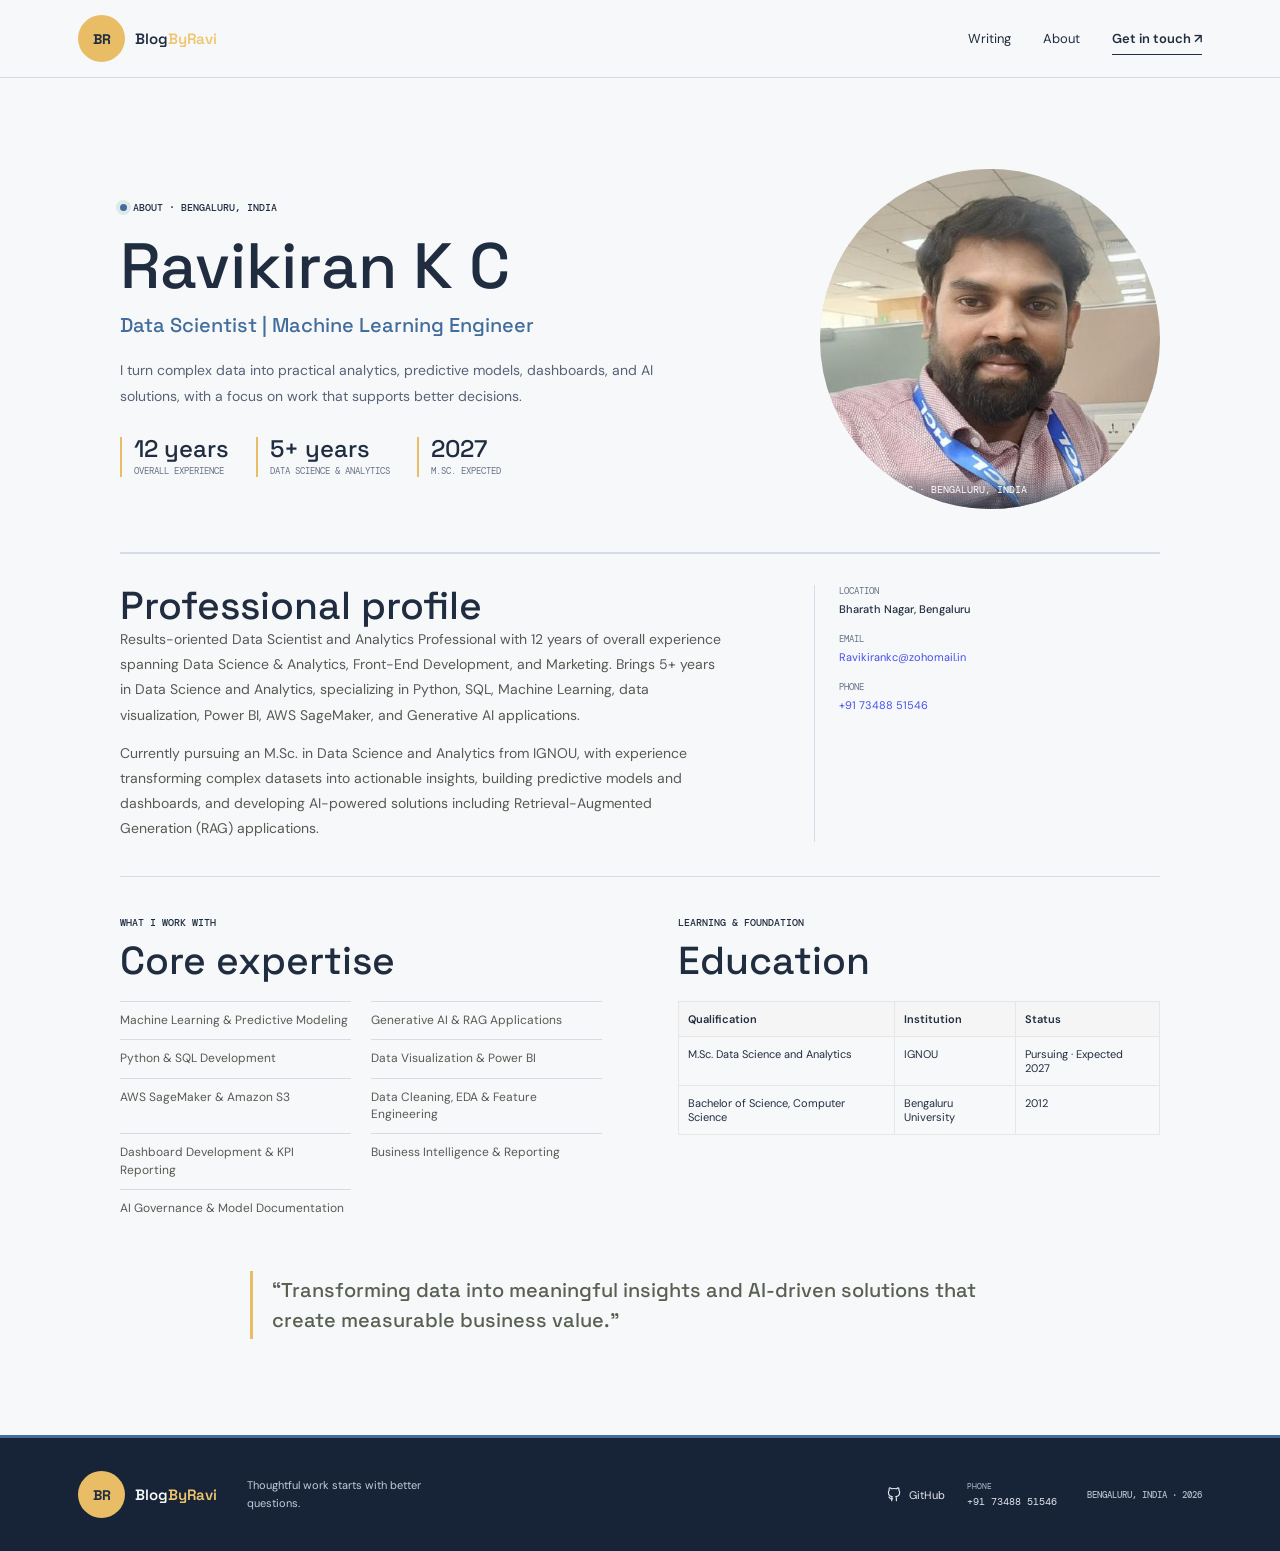
<file: about.html>
<!doctype html>
<html lang="en">
<head>
  <meta charset="utf-8">
  <meta name="viewport" content="width=device-width, initial-scale=1">
  <meta name="theme-color" content="#f7f8fa">
  <meta name="description" content="About Ravikiran K C: data scientist, data analyst, and AI and machine learning enthusiast in Bengaluru.">
  <title>About Ravikiran K C | BlogByRavi</title>
  <link rel="preconnect" href="https://fonts.googleapis.com">
  <link rel="preconnect" href="https://fonts.gstatic.com" crossorigin>
  <link href="https://fonts.googleapis.com/css2?family=DM+Mono:wght@400;500&family=DM+Sans:wght@400;500;600;700&family=Space+Grotesk:wght@400;500;600;700&display=swap" rel="stylesheet">
  <link rel="stylesheet" href="styles.css?v=20261016-logo">
  <script src="about.js" defer></script>
</head>
<body>
  <header class="site-header">
    <a class="wordmark" href="index.html" aria-label="BlogByRavi home"><span class="mark">BR</span><span>Blog<span class="wordmark-dot">ByRavi</span></span></a>
    <nav class="main-nav" aria-label="Main navigation">
      <a href="index.html#writing">Writing</a>
      <a href="about.html" aria-current="page">About</a>
      <a class="nav-contact" href="contact.html">Get in touch <span aria-hidden="true">↗</span></a>
      <!-- <a class="nav-cv" href="articles/Ravi_Five_Plus_Data_Scientist.pdf" download>CV <span aria-hidden="true">↓</span></a> -->
    </nav>
    <button class="menu-toggle" type="button" aria-label="Toggle navigation" aria-expanded="false"><span></span><span></span></button>
  </header>

  <main class="about-page">
    <section class="resume-section">
      <div class="about-hero">
        <div class="about-hero-copy">
          <p class="eyebrow"><span class="status-dot"></span> ABOUT · BENGALURU, INDIA</p>
          <h2 class="about-name">Ravikiran K C</h2>
          <p class="about-role">Data Scientist | Machine Learning Engineer</p>
          <p class="about-intro">I turn complex data into practical analytics, predictive models, dashboards, and AI solutions, with a focus on work that supports better decisions.</p>
          <div class="about-metrics" aria-label="Career highlights">
            <div class="about-metric"><strong>12 years</strong><span>OVERALL EXPERIENCE</span></div>
            <div class="about-metric"><strong>5+ years</strong><span>DATA SCIENCE & ANALYTICS</span></div>
            <div class="about-metric"><strong>2027</strong><span>M.SC. EXPECTED</span></div>
          </div>
        </div>
        <figure class="about-portrait">
          <img src="photo.jpeg" alt="Portrait of Ravikiran K C">
          <figcaption>RAVIKIRAN K C · BENGALURU, INDIA</figcaption>
        </figure>
      </div>
      <div class="resume-overview">
        <div class="resume-summary">
          <h2>Professional profile</h2>
          <p>Results-oriented Data Scientist and Analytics Professional with 12 years of overall experience spanning Data Science & Analytics, Front-End Development, and Marketing. Brings 5+ years in Data Science and Analytics, specializing in Python, SQL, Machine Learning, data visualization, Power BI, AWS SageMaker, and Generative AI applications.</p>
          <p>Currently pursuing an M.Sc. in Data Science and Analytics from IGNOU, with experience transforming complex datasets into actionable insights, building predictive models and dashboards, and developing AI-powered solutions including Retrieval-Augmented Generation (RAG) applications.</p>
        </div>
        <aside class="resume-facts" aria-label="Profile details">
          <div><span>LOCATION</span><strong>Bharath Nagar, Bengaluru</strong></div>
          <div><span>EMAIL</span><a href="mailto:Ravikirankc@zohomail.in">Ravikirankc@zohomail.in</a></div>
          <div><span>PHONE</span><a href="tel:+917348851546">+91 73488 51546</a></div>
          </aside>
      </div>
      <div class="resume-details">
        <section class="resume-expertise" aria-labelledby="expertise-title">
          <p class="eyebrow">WHAT I WORK WITH</p>
          <h2 id="expertise-title">Core expertise</h2>
          <ul class="expertise-list">
            
            <li>Machine Learning & Predictive Modeling</li>
            <li>Generative AI & RAG Applications</li>
            <li><a href="https://github.com/kc-ravikiran/Python" target="_blank" rel="noopener noreferrer">Python</a> & SQL Development</li>
            <li>Data Visualization & Power BI</li>
            <li>AWS SageMaker & Amazon S3</li>
            <li>Data Cleaning, EDA & Feature Engineering</li>
            <li>Dashboard Development & KPI Reporting</li>
            <li>Business Intelligence & Reporting</li>
            <li>AI Governance & Model Documentation</li>
          </ul>
        </section>
        <section class="resume-education" aria-labelledby="education-title">
          <p class="eyebrow">LEARNING & FOUNDATION</p>
          <h2 id="education-title">Education</h2>
          <table>
            <thead><tr><th>Qualification</th><th>Institution</th><th>Status</th></tr></thead>
            <tbody>
              <tr><td>M.Sc. Data Science and Analytics</td><td>IGNOU</td><td>Pursuing · Expected 2027</td></tr>
              <tr><td>Bachelor of Science, Computer Science</td><td>Bengaluru University</td><td>2012</td></tr>
            </tbody>
          </table>
        </section>
      </div>
      <blockquote class="resume-quote">“Transforming data into meaningful insights and AI-driven solutions that create measurable business value.”</blockquote>
    </section>
  </main>

  <footer class="site-footer">
    <a class="wordmark footer-mark" href="index.html"><span class="mark">BR</span><span>Blog<span class="wordmark-dot">ByRavi</span></span></a>
    <p>Thoughtful work starts with better questions.</p>
    <div class="footer-contact">
      <a class="footer-social" href="https://github.com/kc-ravikiran" target="_blank" rel="noopener noreferrer" aria-label="GitHub profile">
        <svg viewBox="0 0 24 24" aria-hidden="true"><path d="M9 19c-4.3 1.4-4.3-2.5-6-3m12 6v-3.9a3.4 3.4 0 0 0-.9-2.7c3-.3 6.1-1.5 6.1-6.7a5.2 5.2 0 0 0-1.4-3.6 4.8 4.8 0 0 0-.1-3.6s-1.2-.4-3.9 1.4a13.4 13.4 0 0 0-7.1 0C5 1.1 3.8 1.5 3.8 1.5a4.8 4.8 0 0 0-.1 3.6 5.2 5.2 0 0 0-1.4 3.6c0 5.2 3.1 6.4 6.1 6.7a3.4 3.4 0 0 0-.9 2.7V22"/></svg>
        <span>GitHub</span>
      </a>
      <a class="footer-phone" href="tel:+917348851546"><span>PHONE</span><span>+91 73488 51546</span></a>
    </div>
    <span class="footer-location">BENGALURU, INDIA · <span id="year"></span></span>
  </footer>
</body>
</html>
</file>
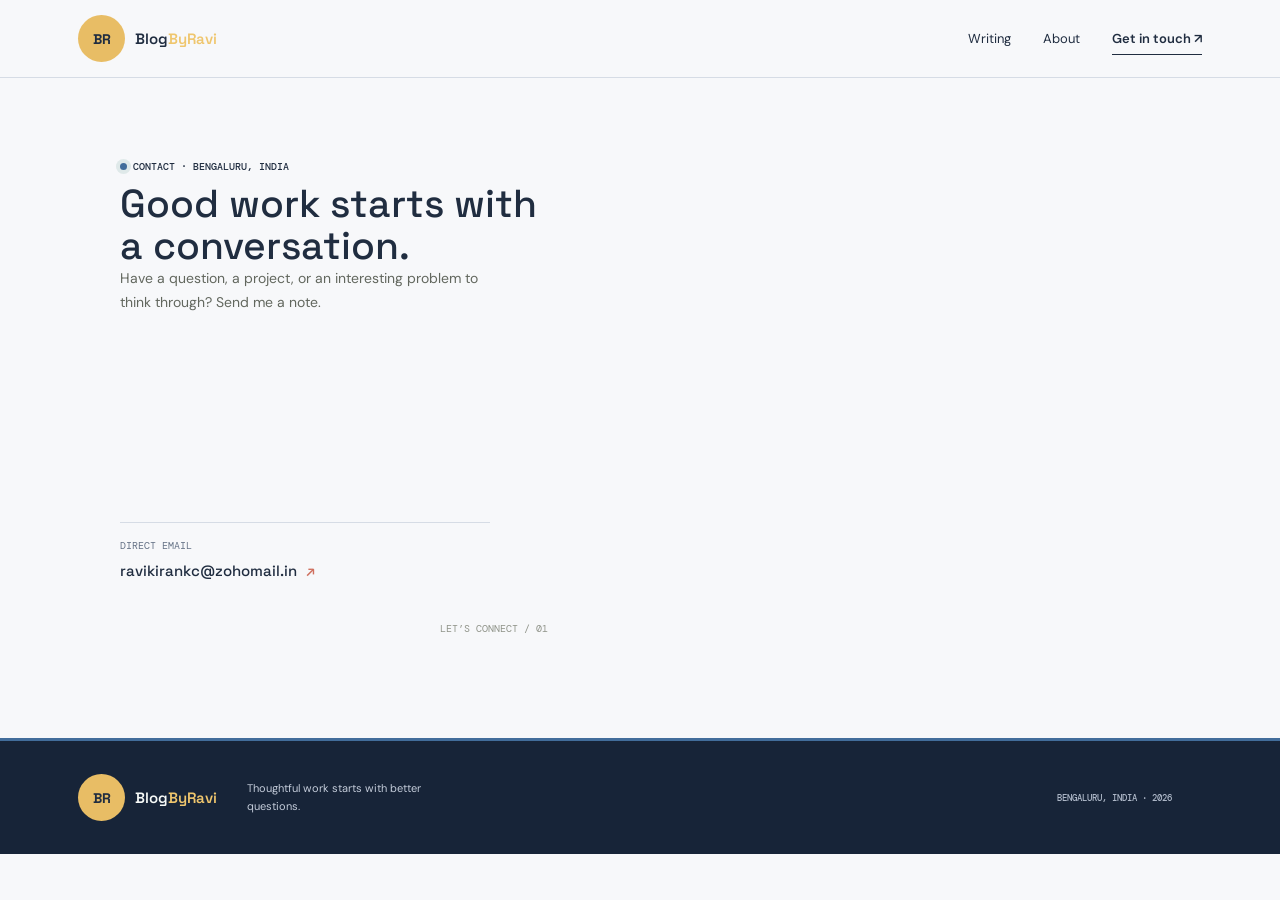
<file: contact.html>
<!doctype html>
<html lang="en">
<head>
  <meta charset="utf-8">
  <meta name="viewport" content="width=device-width, initial-scale=1">
  <meta name="theme-color" content="#f7f8fa">
  <meta name="description" content="Contact Ravikiran, data scientist in Bangalore, India.">
  <title>Get in touch | BlogByRavi</title>
  <link rel="preconnect" href="https://fonts.googleapis.com">
  <link rel="preconnect" href="https://fonts.gstatic.com" crossorigin>
  <link href="https://fonts.googleapis.com/css2?family=DM+Mono:wght@400;500&family=DM+Sans:wght@400;500;600;700&family=Space+Grotesk:wght@400;500;600;700&display=swap" rel="stylesheet">
  <link rel="stylesheet" href="styles.css?v=20261016-logo">
  <script src="contact.js?v=20261016" defer></script>
</head>
<body>
  <header class="site-header">
    <a class="wordmark" href="index.html" aria-label="BlogByRavi home"><span class="mark">BR</span><span>Blog<span class="wordmark-dot">ByRavi</span></span></a>
    <nav class="main-nav" aria-label="Main navigation">
      <a href="index.html#writing">Writing</a>
      <a href="about.html">About</a>
      <a class="nav-contact" href="contact.html" aria-current="page">Get in touch <span aria-hidden="true">↗</span></a>
      <!-- <a class="nav-cv" href="articles/Ravi_Five_Plus_Data_Scientist.pdf" download>CV <span aria-hidden="true">↓</span></a> -->
    </nav>
    <button class="menu-toggle" type="button" aria-label="Toggle navigation" aria-expanded="false"><span></span><span></span></button>
  </header>

  <main class="contact-main">
    <section class="contact-intro">
      <p class="eyebrow"><span class="status-dot"></span> CONTACT · BENGALURU, INDIA</p>
      <h2>Good work starts with<br>a conversation.</h2>
      <p>Have a question, a project, or an interesting problem to think through? Send me a note.</p>
      <div class="contact-email-block">
        <span>DIRECT EMAIL</span>
        <a href="mailto:ravikirankc@zohomail.in">ravikirankc@zohomail.in <span aria-hidden="true">↗</span></a>
      </div>
      <div class="contact-index" aria-hidden="true">LET’S CONNECT / 01</div>
    </section>

    <!-- <section class="contact-form-section" aria-labelledby="contact-form-title">
      <p class="eyebrow">SEND A NOTE <span class="section-count">/ 01</span></p>
      <h2 id="contact-form-title">What’s on your mind?</h2>
      <form id="contact-form" action="https://formsubmit.co/ajax/ravikirankc@zohomail.in" method="POST">
        <input type="hidden" name="_subject" value="New message from BlogByRavi">
        <input type="hidden" name="_template" value="table">
        <div class="contact-fields">
          <label class="contact-field">
            <span>Name</span>
            <input type="text" name="name" autocomplete="name" placeholder="Your name" required>
          </label>
          <label class="contact-field">
            <span>Email address</span>
            <input type="email" name="email" autocomplete="email" placeholder="you@example.com" required>
          </label>
          <label class="contact-field contact-message-field">
            <span>Message</span>
            <textarea name="message" rows="6" placeholder="Tell me a little about it…" required></textarea>
          </label>
        </div>
        <div class="contact-submit-row">
          <p id="form-status" class="form-status" role="status" aria-live="polite"></p>
          <button class="submit-button" type="submit">Send message <span aria-hidden="true">↗</span></button>
        </div>
      </form>
      <p class="form-note">Your message and reply address will be sent to my inbox.</p>
    </section> -->
  </main>

  <footer class="site-footer">
    <a class="wordmark footer-mark" href="index.html"><span class="mark">BR</span><span>Blog<span class="wordmark-dot">ByRavi</span></span></a>
    <p>Thoughtful work starts with better questions.</p>
    <span class="footer-location">BENGALURU, INDIA · <span id="year"></span></span>
  </footer>
</body>
</html>
</file>
<file: styles.css>
:root {
  color-scheme: light;
  --paper: #f6f9f7;
  --paper-deep: #e8f0ec;
    --paper: #f7f8fa;
    --paper-deep: #e9edf3;
    --ink: #202d40;
    --muted: #657286;
    --line: #d6dce5;
    --lime: #e8bd65;
    --coral: #cf705f;
    --blue: #426d9b;
    --teal: #426d9b;
    --display: 'Space Grotesk', sans-serif;
    --body: 'DM Sans', sans-serif;
  --mono: 'DM Mono', monospace;
}

  .about-page .resume-section { max-width: 1400px; margin: 0 auto; }
  .about-hero { display: grid; grid-template-columns: minmax(0, 1fr) minmax(260px, 340px); align-items: center; gap: 9vw; padding-bottom: 43px; border-bottom: 1px solid var(--line); }
  .about-hero-copy { max-width: 690px; }
  .about-hero-copy .eyebrow { margin-bottom: 20px; }
  .about-name { margin: 0 0 12px; font: 500 64px/1.02 var(--display); }
  .about-role { margin: 0 0 18px; color: var(--blue); font: 500 20px/1.45 var(--display); }
  .about-intro { max-width: 590px; margin: 0; color: #566276; font-size: 14px; line-height: 1.8; }
  .about-metrics { display: flex; flex-wrap: wrap; gap: 27px; margin-top: 28px; }
  .about-metric { display: grid; gap: 4px; padding-left: 12px; border-left: 2px solid var(--lime); }
  .about-metric strong { font: 500 24px/1 var(--display); }
  .about-metric span { color: var(--muted); font: 9px var(--mono); }
  .about-portrait { position: relative; width: min(100%, 340px); aspect-ratio: 1; overflow: hidden; margin: 0; background: #e1e6ed; border-radius: 50%; justify-self: end; }
  .about-portrait img { display: block; width: 100%; height: 100%; object-fit: cover; object-position: center 34%; }
  .about-portrait figcaption { position: absolute; right: 0; bottom: 0; left: 0; padding: 13px 15px; color: #fff; background: linear-gradient(transparent, rgba(24,37,54,.75)); font: 10px var(--mono); }
html { scroll-behavior: smooth; }
body { margin: 0; background: var(--paper); color: var(--ink); font-family: var(--body); font-size: 16px; -webkit-font-smoothing: antialiased; }
* { box-sizing: border-box; }
a { color: inherit; text-decoration: none; }
button, input, textarea { font: inherit; }
button { color: inherit; }
[hidden] { display: none !important; }
  .resume-facts a { color: var(--blue); text-decoration: none; }
  .resume-education th, .resume-education td { border: 1px solid var(--line); padding: 10px 9px; text-align: left; vertical-align: top; }
  .resume-education th { background-color: var(--paper-deep); font-weight: 600; }
.sr-only { position: absolute; width: 1px; height: 1px; padding: 0; margin: -1px; overflow: hidden; clip: rect(0, 0, 0, 0); white-space: nowrap; border: 0; }

  .profile-band { display: grid; grid-template-columns: .72fr 1.5fr .75fr; align-items: start; gap: 5vw; padding: 62px 9.4vw 68px; background: #20324a; color: #f7f8fa; }
.site-header { position: sticky; top: 0; z-index: 10; min-height: 78px; padding: 0 6.1vw; display: flex; align-items: center; justify-content: space-between; border-bottom: 1px solid var(--line); background: rgba(247,248,250,.96); backdrop-filter: blur(14px); }
.wordmark { display: inline-flex; align-items: center; gap: 10px; font: 600 15px var(--display); letter-spacing: 0; }
.mark { display: grid; place-items: center; width: 47px; height: 47px; background: var(--ink); color: var(--paper); border-radius: 50%; font: 700 14px var(--display); }
.site-header .mark { background: var(--lime); color: var(--ink); }
.site-header .wordmark-dot { color: #efc66d; }
  .profile-side { border-left: 1px solid #536176; padding-left: 20px; }
.main-nav { display: flex; align-items: center; gap: 32px; font-size: 13px; }
  .profile-side > span { color: #c1c9d5; }
.main-nav a:hover, .text-link:hover { color: var(--teal); }
.nav-contact { border-bottom: 1px solid var(--ink); padding: 7px 0; font-weight: 600; }
  .site-footer { min-height: 116px; display: grid; grid-template-columns: auto minmax(180px, 1fr) auto auto; align-items: center; padding: 23px 6.1vw; gap: 30px; background: #172438; color: #f7f8fa; border-top: 3px solid var(--blue); }
.nav-cv { border: 1px solid var(--ink); background: var(--ink); color: var(--paper) !important; padding: 10px 14px; font: 10px var(--mono); transition: background-color .2s, border-color .2s; }
.nav-cv:hover { background: var(--teal); border-color: var(--teal); }
  .site-footer .wordmark-dot { color: #efc66d; }
.menu-toggle { display: none; border: 0; background: none; padding: 8px; }

  .site-footer > p { max-width: 220px; margin: 0; color: #c4ccda; font-size: 11px; line-height: 1.6; }
.hero-copy { max-width: 570px; position: relative; z-index: 1; animation: rise .7s both; }
.hero { position: relative; min-height: 565px; padding: 84px 9.4vw 88px; display: grid; grid-template-columns: minmax(0, 1fr) minmax(300px, .88fr); align-items: center; gap: 7vw; overflow: hidden; }
.hero-text-only { grid-template-columns: minmax(0, 1fr); min-height: 500px; }
.hero-text-only .hero-copy { max-width: 800px; }
.hero-text-only .hero-intro { max-width: 650px; }
.eyebrow, .profile-label, .profile-side > span, .footer-location, .art-label, .hero-index, .proof-tags, .section-count { font: 500 10px var(--mono); letter-spacing: 0; }
  .site-footer .footer-social, .site-footer .footer-phone { color: #e6eaf0; }
.status-dot { display: inline-block; width: 7px; height: 7px; background: var(--teal); border-radius: 50%; box-shadow: 0 0 0 4px rgba(52,123,104,.12); }
h1, h2, p { margin-top: 0; }
  .site-footer .footer-phone span:first-child, .site-footer .footer-location { color: #aeb8c8; }
h1 span { color: var(--teal); }
.hero-intro { max-width: 440px; color: #555b52; line-height: 1.75; font-size: 15px; margin-bottom: 27px; }
.text-link { display: inline-flex; align-items: center; gap: 16px; padding-bottom: 6px; border-bottom: 1px solid var(--ink); font-size: 13px; font-weight: 600; transition: color .2s; }
.text-link span { color: var(--coral); font-size: 18px; line-height: 12px; }
.footer-contact { display: flex; align-items: center; gap: 22px; }
.footer-social { display: inline-flex; align-items: center; gap: 7px; color: #555b52; font-size: 11px; transition: color .2s; }
.footer-social svg { width: 15px; height: 15px; fill: none; stroke: currentColor; stroke-width: 1.8; stroke-linecap: round; stroke-linejoin: round; }
.footer-social:hover, .footer-phone:hover { color: var(--teal); }
.footer-phone { display: grid; gap: 4px; color: #555b52; font: 10px var(--mono); transition: color .2s; }
.footer-phone span:first-child { color: #858a80; font-size: 8px; }
.hero-art { position: relative; height: 355px; background: #aab2a2; overflow: hidden; animation: rise .8s .1s both; }
.hero-art.profile-photo { width: min(100%, 355px); aspect-ratio: 1; height: auto; border-radius: 50%; justify-self: end; }
.hero-art::after { content: ''; position: absolute; inset: 0; background: linear-gradient(135deg, rgba(32,36,31,.04), rgba(32,36,31,.18)); pointer-events: none; }
.hero-art img { width: 100%; height: 100%; object-fit: cover; filter: saturate(.78); }
.hero-art.profile-photo img { object-position: center 36%; filter: saturate(.82); }
.art-label { position: absolute; z-index: 1; left: 18px; right: 18px; bottom: 16px; display: flex; justify-content: space-between; color: #fff; text-shadow: 0 1px 6px #222; }
.art-stamp { position: absolute; z-index: 1; top: -21px; right: -18px; display: grid; place-items: center; width: 106px; height: 106px; border-radius: 50%; background: var(--lime); color: var(--ink); text-align: center; font: 500 11px/1.25 var(--mono); transform: rotate(9deg); }
.hero-index { position: absolute; right: 6.1vw; bottom: 26px; color: #90948a; }

.proof-strip { min-height: 142px; padding: 30px 9.4vw; display: flex; align-items: center; gap: 42px; background: var(--paper-deep); border-top: 1px solid #d9e7e0; border-bottom: 1px solid #d9e7e0; }
.proof-item { display: flex; align-items: center; gap: 14px; }
.proof-item strong { font: 500 42px/.9 var(--display); }
.proof-item strong span { color: var(--coral); font-size: 28px; }
.proof-item > span { color: var(--muted); font-size: 11px; line-height: 1.45; }
.proof-divider { width: 1px; height: 47px; background: #c9cbc0; }
.proof-strip > p { font: 500 17px/1.35 var(--display); margin: 0 auto 0 0; }
.proof-tags { display: flex; flex-wrap: wrap; gap: 8px; justify-content: flex-end; max-width: 290px; }
.proof-tags span { border: 1px solid #c4c7bb; padding: 7px 10px; color: #596052; }

.resume-section { padding: 91px 9.4vw 96px; }
.resume-heading { max-width: 850px; margin-bottom: 40px; }
.resume-heading .eyebrow { margin-bottom: 14px; }
.resume-heading h2 { max-width: 780px; font-size: 38px; line-height: 1.15; }
.resume-overview { display: grid; grid-template-columns: 1.4fr .8fr; gap: 7vw; padding: 31px 0 34px; border-top: 1px solid var(--line); border-bottom: 1px solid var(--line); }
.resume-summary h3, .resume-details h3 { font: 500 22px var(--display); margin: 0 0 15px; }
.resume-summary p { max-width: 720px; margin: 0 0 13px; color: #555b52; font-size: 14px; line-height: 1.8; }
.resume-summary p:last-child { margin-bottom: 0; }
.resume-facts { display: grid; align-content: start; gap: 17px; border-left: 1px solid var(--line); padding-left: 24px; }
.resume-facts > div { display: grid; gap: 5px; }
.resume-facts span, .resume-facts strong, .resume-facts a { font-size: 11px; }
.resume-facts span { color: var(--muted); font: 9px var(--mono); }
.resume-facts strong { font-weight: 500; }
.resume-facts a { color: #464feb; text-decoration: none; }
.resume-details { display: grid; grid-template-columns: 1fr 1fr; gap: 6vw; padding-top: 39px; }
.resume-details .eyebrow { margin-bottom: 11px; }
.expertise-list { list-style: none; padding: 0; margin: 19px 0 0; display: grid; grid-template-columns: 1fr 1fr; column-gap: 20px; }
.expertise-list li { padding: 10px 0; border-top: 1px solid var(--line); color: #555b52; font-size: 12px; line-height: 1.45; }
.resume-education table { width: 100%; border-collapse: collapse; margin-top: 19px; font-size: 11px; }
.resume-education th, .resume-education td { border: 1px solid #e6e6e6; padding: 10px 9px; text-align: left; vertical-align: top; }
.resume-education th { background-color: #f5f5f5; font-weight: 600; }
.resume-quote { max-width: 780px; margin: 44px auto 0; border-left: 3px solid var(--lime); padding: 4px 0 4px 19px; color: #596052; font: 500 20px/1.5 var(--display); }

.writing-section { padding: 97px 9.4vw 104px; }
.section-heading { display: flex; align-items: end; justify-content: space-between; margin-bottom: 31px; }
.section-heading .eyebrow { margin-bottom: 13px; }
.section-count { color: var(--coral); margin-left: 8px; }
h2 { font: 500 39px/1.08 var(--display); letter-spacing: 0; margin-bottom: 0; }
.search-box { display: flex; align-items: center; gap: 10px; width: 270px; padding: 0 0 9px; border-bottom: 1px solid #aeb2a8; }
.search-box svg { width: 17px; height: 17px; fill: none; stroke: #747a70; stroke-width: 1.5; }
.search-box input { min-width: 0; flex: 1; background: transparent; border: 0; outline: 0; color: var(--ink); font-size: 12px; }
.search-box input::placeholder { color: #898e84; }
kbd { border: 1px solid #c9cbc0; color: #777d72; padding: 2px 5px; font: 10px var(--mono); }
.filter-row { display: flex; gap: 8px; flex-wrap: wrap; margin-bottom: 26px; }
.filter-button { border: 1px solid var(--line); background: transparent; padding: 8px 12px; border-radius: 2px; font: 10px var(--mono); cursor: pointer; transition: background .18s, border-color .18s; }
.filter-button:hover, .filter-button[aria-pressed="true"] { background: var(--ink); color: var(--paper); border-color: var(--ink); }
.article-grid { display: grid; grid-template-columns: repeat(2, minmax(0, 1fr)); border-top: 1px solid var(--line); }
.article-card { display: grid; grid-template-columns: 142px minmax(0, 1fr); gap: 20px; min-height: 184px; padding: 20px 22px 20px 0; border-bottom: 1px solid var(--line); }
.article-card:nth-child(odd) { padding-right: 24px; }
.article-card:nth-child(even) { padding-left: 22px; border-left: 1px solid var(--line); }
.card-image { position: relative; display: block; width: 142px; height: 142px; overflow: hidden; background: var(--paper-deep); }
.card-image img { width: 100%; height: 100%; object-fit: cover; filter: saturate(.75); transition: transform .4s ease, filter .4s ease; }
.article-card:hover .card-image img { transform: scale(1.045); filter: saturate(1); }
.image-label { position: absolute; left: 12px; bottom: 12px; padding: 6px 9px; background: rgba(23, 36, 56, .88); color: #fff; font: 10px var(--mono); text-transform: uppercase; }
.card-content { display: flex; flex-direction: column; align-items: flex-start; min-width: 0; }
.card-meta { display: flex; align-items: center; flex-wrap: wrap; gap: 8px; color: var(--muted); font: 9px var(--mono); margin: 1px 0 12px; }
.card-category { color: var(--teal); }
.card-title { font: 500 20px/1.17 var(--display); margin: 0 0 8px; letter-spacing: 0; }
.card-title a { transition: color .2s; }
.card-title a:hover { color: var(--teal); }
.card-description { font-size: 11px; line-height: 1.55; color: #62675e; margin: 0 0 13px; }
.card-read { margin-top: auto; font: 10px var(--mono); }
.card-read span { color: var(--coral); padding-left: 4px; }
.empty-state { padding: 34px 0; color: var(--muted); font-size: 14px; }

.profile-band { display: grid; grid-template-columns: .72fr 1.5fr .75fr; align-items: start; gap: 5vw; padding: 62px 9.4vw 68px; background: #20324a; color: #f7f8fa; }
.profile-label { display: flex; align-items: center; gap: 10px; color: #c7d0dc; padding-top: 9px; }
.profile-label .status-dot { background: var(--lime); box-shadow: 0 0 0 4px rgba(199,243,107,.12); }
.profile-content h2 { font-size: 34px; margin-bottom: 17px; }
.profile-content p { max-width: 490px; margin: 0; color: #bdc3b9; font-size: 13px; line-height: 1.7; }
.profile-side { border-left: 1px solid #536176; padding-left: 20px; }
.profile-side > span { color: #c1cad7; }
.profile-side p { margin: 14px 0 0; font-size: 12px; line-height: 1.9; color: #edf0f4; }
.site-footer { min-height: 116px; display: grid; grid-template-columns: auto minmax(180px, 1fr) auto auto; align-items: center; padding: 23px 6.1vw; gap: 30px; background: #172438; color: #f7f8fa; border-top: 3px solid var(--blue); }
.site-footer .wordmark { color: #f6f9f7; }
.site-footer .mark { background: var(--lime); color: var(--ink); }
.site-footer .wordmark-dot { color: #efc66d; }
.site-footer > p { max-width: 220px; margin: 0; color: #c4ccda; font-size: 11px; line-height: 1.6; }
.site-footer .footer-social, .site-footer .footer-phone { color: #e6eaf0; }
.site-footer .footer-phone span:first-child, .site-footer .footer-location { color: #aeb8c8; }
.site-footer .footer-social:hover, .site-footer .footer-phone:hover { color: var(--lime); }
.footer-location { font-size: 9px; white-space: nowrap; }

.article-page { max-width: 900px; margin: 0 auto; padding: 58px 30px 110px; min-height: 75vh; }
.back-link { display: inline-flex; gap: 9px; align-items: center; color: #666d62; font: 11px var(--mono); margin-bottom: 44px; }
.back-link span { color: var(--coral); font-size: 16px; }
.article-header { max-width: 730px; margin: 0 auto 38px; }
.article-header .eyebrow { margin-bottom: 20px; }
.article-header h1 { font-size: clamp(42px, 6vw, 68px); line-height: 1.02; margin-bottom: 20px; }
.article-dek { font: 400 18px/1.55 var(--display); color: #656a61; margin-bottom: 19px; }
.article-byline { color: var(--muted); font: 10px var(--mono); }
.article-cover-wrap { position: relative; width: 100%; margin-bottom: 42px; }
.article-cover { display: block; width: 100%; max-height: 390px; object-fit: cover; filter: saturate(.8); }
.article-body { max-width: 680px; margin: 0 auto; font-size: 16px; line-height: 1.8; color: #343932; }
.article-body h1 { font: 500 30px/1.2 var(--display); margin-bottom: 18px; }
.article-body h2 { font-size: 27px; margin: 38px 0 14px; }
.article-body h3 { font: 600 20px var(--display); margin: 30px 0 10px; }
.article-body p { margin-bottom: 19px; }
.article-body ul, .article-body ol { padding-left: 24px; margin: 0 0 22px; }
.article-body li { padding: 3px 0; }
.article-body table { display: block; width: max-content; max-width: 100%; overflow-x: auto; margin: 26px 0 34px; border-collapse: collapse; color: var(--ink); font-size: 13px; line-height: 1.55; }
.article-body th, .article-body td { padding: 10px 12px; border: 1px solid var(--line); text-align: left; vertical-align: top; }
.article-body th { background: #20324a; color: var(--paper); font: 500 10px/1.5 var(--mono); text-transform: uppercase; white-space: nowrap; }
.article-body tbody tr:nth-child(even) { background: var(--paper-deep); }
.article-body tbody tr:hover { background: #e1e8ef; }
.article-body td code { white-space: nowrap; }
.article-body blockquote { border-left: 3px solid var(--teal); padding: 4px 0 4px 19px; margin: 27px 0; color: #596052; font: 500 19px/1.55 var(--display); }
.article-body code { background: #e8e9de; padding: 2px 5px; font: 13px var(--mono); }
.article-body pre { overflow: auto; background: #252a25; color: #e8eddf; padding: 18px; font: 12px/1.7 var(--mono); }
.article-body pre code { background: transparent; padding: 0; }
.article-error { text-align: center; padding: 60px 0; }
.article-error h1 { font-size: 42px; }

.contact-main { max-width: 1400px; min-height: 660px; margin: 0 auto; padding: 82px 9.4vw 100px; display: grid; grid-template-columns: .9fr 1.1fr; gap: 7vw; }
.contact-intro { position: relative; display: flex; flex-direction: column; align-items: flex-start; padding-bottom: 58px; }
.contact-intro h1 { font-size: clamp(56px, 6.2vw, 78px); line-height: .99; margin: 0 0 22px; }
.contact-intro h1 span { color: var(--teal); }
.contact-intro > p:not(.eyebrow) { max-width: 370px; color: #62675e; line-height: 1.7; font-size: 14px; }
.contact-email-block { margin-top: auto; padding-top: 16px; border-top: 1px solid var(--line); width: min(100%, 370px); display: grid; gap: 9px; }
.contact-email-block > span { color: var(--muted); font: 10px var(--mono); }
.contact-email-block a { font: 500 15px var(--display); }
.contact-email-block a span { color: var(--coral); padding-left: 5px; }
.contact-index { position: absolute; right: 0; bottom: 3px; color: #90948a; font: 10px var(--mono); }
.contact-form-section { border-left: 1px solid var(--line); padding: 6px 0 0 4.5vw; }
.contact-form-section > .eyebrow { margin-bottom: 12px; }
.contact-form-section h2 { font-size: 34px; }
.contact-form-section form { margin-top: 38px; }
.contact-fields { display: grid; grid-template-columns: repeat(2, minmax(0, 1fr)); gap: 27px 22px; }
.contact-field { display: flex; flex-direction: column; gap: 9px; min-width: 0; }
.contact-field > span { color: #60665c; font: 10px var(--mono); }
.contact-field input, .contact-field textarea { width: 100%; border: 0; border-bottom: 1px solid #b8bbb0; border-radius: 0; outline: 0; background: transparent; color: var(--ink); padding: 10px 0; font-size: 13px; }
.contact-field input { min-height: 42px; }
.contact-field textarea { min-height: 150px; resize: vertical; line-height: 1.6; }
.contact-field input:focus, .contact-field textarea:focus { border-bottom-color: var(--teal); }
.contact-field input::placeholder, .contact-field textarea::placeholder { color: #969b90; }
.contact-message-field { grid-column: 1 / -1; }
.contact-submit-row { margin-top: 27px; display: flex; align-items: center; justify-content: space-between; gap: 20px; }
.form-status { flex: 1; margin: 0; color: #596b34; font-size: 12px; line-height: 1.5; }
.submit-button { flex: 0 0 auto; display: inline-flex; align-items: center; gap: 18px; border: 0; background: var(--ink); color: var(--paper); padding: 13px 16px; font-size: 12px; cursor: pointer; transition: background .2s ease; }
.submit-button:hover { background: #536a2e; }
.submit-button span { color: var(--coral); font-size: 16px; }
.submit-button:disabled { opacity: .65; cursor: wait; }
.form-note { margin: 17px 0 0; color: var(--muted); font-size: 10px; }

@keyframes rise { from { opacity: 0; transform: translateY(14px); } to { opacity: 1; transform: translateY(0); } }

@media (max-width: 900px) {
  .hero { padding: 70px 7vw; gap: 5vw; grid-template-columns: 1fr .8fr; }
  .hero-art { height: 300px; }
  .proof-strip { padding-inline: 7vw; gap: 25px; }
  .writing-section, .profile-band { padding-inline: 7vw; }
  .resume-section { padding-inline: 7vw; }
  .article-card { grid-template-columns: 115px minmax(0, 1fr); gap: 15px; }
  .card-image { width: 115px; height: 130px; }
  .card-title { font-size: 18px; }
  .article-body h1 { font-size: 24px; }
  .article-body h2 { font-size: 23px; }
  .article-body h3 { font-size: 18px; }
  .article-body blockquote { font-size: 18px; }
  .profile-band { grid-template-columns: .7fr 1.4fr .8fr; gap: 3vw; }
}
@media (max-width: 650px) {
  .site-header { height: 66px; padding: 0 22px; }
  .menu-toggle { display: grid; gap: 5px; }
  .menu-toggle span { display: block; width: 19px; height: 1px; background: var(--ink); }
  .main-nav { display: none; position: absolute; z-index: 5; top: 65px; left: 0; right: 0; padding: 18px 22px 22px; background: var(--paper); border-bottom: 1px solid var(--line); flex-direction: column; align-items: flex-start; gap: 18px; }
  .main-nav.is-open { display: flex; }
  .hero { min-height: auto; padding: 56px 22px 58px; display: flex; flex-direction: column; align-items: stretch; gap: 37px; }
  .eyebrow { font-size: 9px; }
  h1 { font-size: clamp(53px, 14vw, 72px); }
  .hero-intro { font-size: 14px; }
  .hero-art { height: 250px; margin-right: 18px; }
  .hero-art.profile-photo { width: min(100%, 300px); height: auto; margin-right: 0; align-self: center; }
  .art-stamp { width: 88px; height: 88px; right: -18px; top: -20px; font-size: 9px; }
  .hero-index { right: 22px; bottom: 21px; }
  .proof-strip { padding: 25px 22px; display: grid; grid-template-columns: 1fr 1fr; gap: 19px; }
  .proof-divider { display: none; }
  .proof-strip > p { margin: 0; font-size: 15px; }
  .proof-tags { grid-column: 1 / -1; justify-content: flex-start; max-width: none; }
  .writing-section { padding: 66px 22px 72px; }
  .resume-section { padding: 62px 22px 68px; }
  .about-hero { grid-template-columns: minmax(0, 1fr); gap: 27px; padding-bottom: 30px; }
  .about-portrait { order: -1; width: min(100%, 280px); justify-self: center; }
  .about-name { font-size: 43px; }
  .about-role { font-size: 18px; }
  .about-metrics { gap: 18px; }
  .about-metric strong { font-size: 21px; }
  .resume-heading { margin-bottom: 27px; }
  .resume-heading h2 { font-size: 30px; }
  .resume-overview, .resume-details { display: block; }
  .resume-overview { padding: 25px 0; }
  .resume-facts { margin-top: 24px; padding: 20px 0 0; border-left: 0; border-top: 1px solid var(--line); }
  .resume-details > section + section { margin-top: 38px; }
  .expertise-list { grid-template-columns: 1fr; }
  .resume-education { overflow-x: auto; }
  .resume-education table { min-width: 500px; }
  .resume-quote { margin-top: 32px; font-size: 18px; }
  .section-heading { display: block; }
  h2 { font-size: 34px; }
  .search-box { margin-top: 24px; width: 100%; }
  .filter-row { gap: 6px; margin-top: 23px; }
  .filter-button { padding: 8px 10px; font-size: 9px; }
  .article-grid { display: block; }
  .article-card, .article-card:nth-child(odd), .article-card:nth-child(even) { min-height: 0; padding: 17px 0; grid-template-columns: 103px minmax(0,1fr); gap: 14px; border-left: 0; }
  .card-image { width: 103px; height: 120px; }
  .card-meta { font-size: 8px; gap: 5px; margin-bottom: 8px; }
  .card-title { font-size: 17px; }
  .card-description { font-size: 10px; margin-bottom: 8px; }
  .card-read { font-size: 9px; }
  .profile-band { display: block; padding: 39px 22px 43px; }
  .profile-label { margin-bottom: 28px; }
  .profile-content h2 { font-size: 33px; }
  .profile-content p { font-size: 12px; }
  .profile-side { margin-top: 27px; padding: 18px 0 0; border-left: 0; border-top: 1px solid #50564f; }
  .profile-side p { margin-top: 10px; }
  .site-footer { padding: 22px; grid-template-columns: 1fr auto; row-gap: 15px; column-gap: 12px; }
  .site-footer > p { grid-column: 1 / -1; grid-row: 2; }
  .footer-contact { grid-column: 1; grid-row: 3; gap: 18px; }
  .footer-location { grid-column: 2; grid-row: 3; font-size: 8px; text-align: right; }
  .article-page { padding: 34px 22px 75px; }
  .back-link { margin-bottom: 34px; }
  .article-header { margin-bottom: 27px; }
  .article-header h1 { font-size: 43px; }
  .article-dek { font-size: 16px; }
  .article-cover { margin-bottom: 30px; max-height: 250px; }
  .article-body { font-size: 15px; }
  .article-body h1 { font-size: 21px; }
  .article-body h2 { font-size: 21px; }
  .article-body h3 { font-size: 17px; }
  .article-body blockquote { font-size: 16px; }
  .contact-main { display: block; padding: 53px 22px 70px; }
  .contact-intro { min-height: 0; padding-bottom: 34px; }
  .contact-intro h1 { font-size: clamp(52px, 13vw, 68px); }
  .contact-email-block { margin-top: 20px; }
  .contact-index { display: none; }
  .contact-form-section { border-left: 0; border-top: 1px solid var(--line); padding: 34px 0 0; }
  .contact-form-section h2 { font-size: 30px; }
  .contact-form-section form { margin-top: 27px; }
  .contact-fields { display: block; }
  .contact-field { margin-bottom: 23px; }
  .contact-field textarea { min-height: 130px; }
  .contact-submit-row { align-items: stretch; flex-direction: column-reverse; gap: 12px; }
  .submit-button { justify-content: center; }
}
@media (prefers-reduced-motion: reduce) {
  *, *::before, *::after { scroll-behavior: auto !important; animation-duration: .01ms !important; animation-iteration-count: 1 !important; transition-duration: .01ms !important; }
}
</file>
